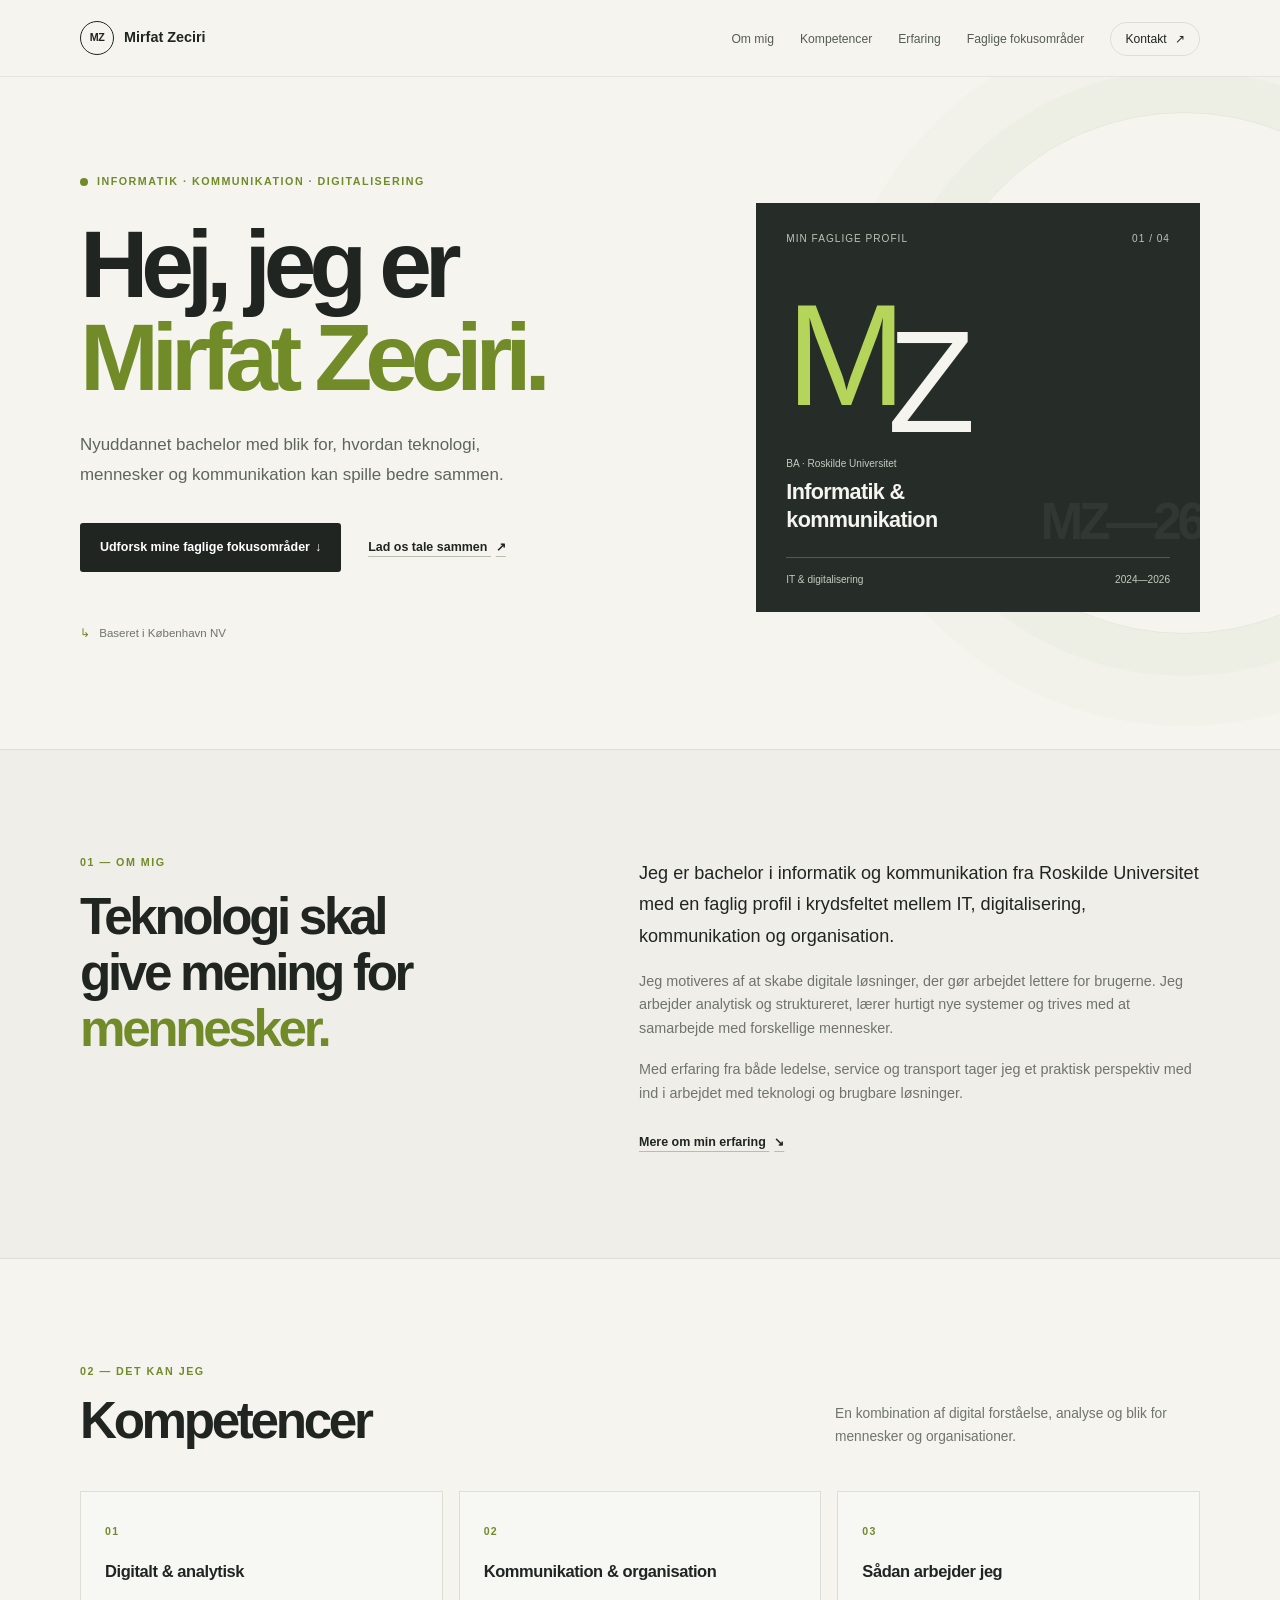
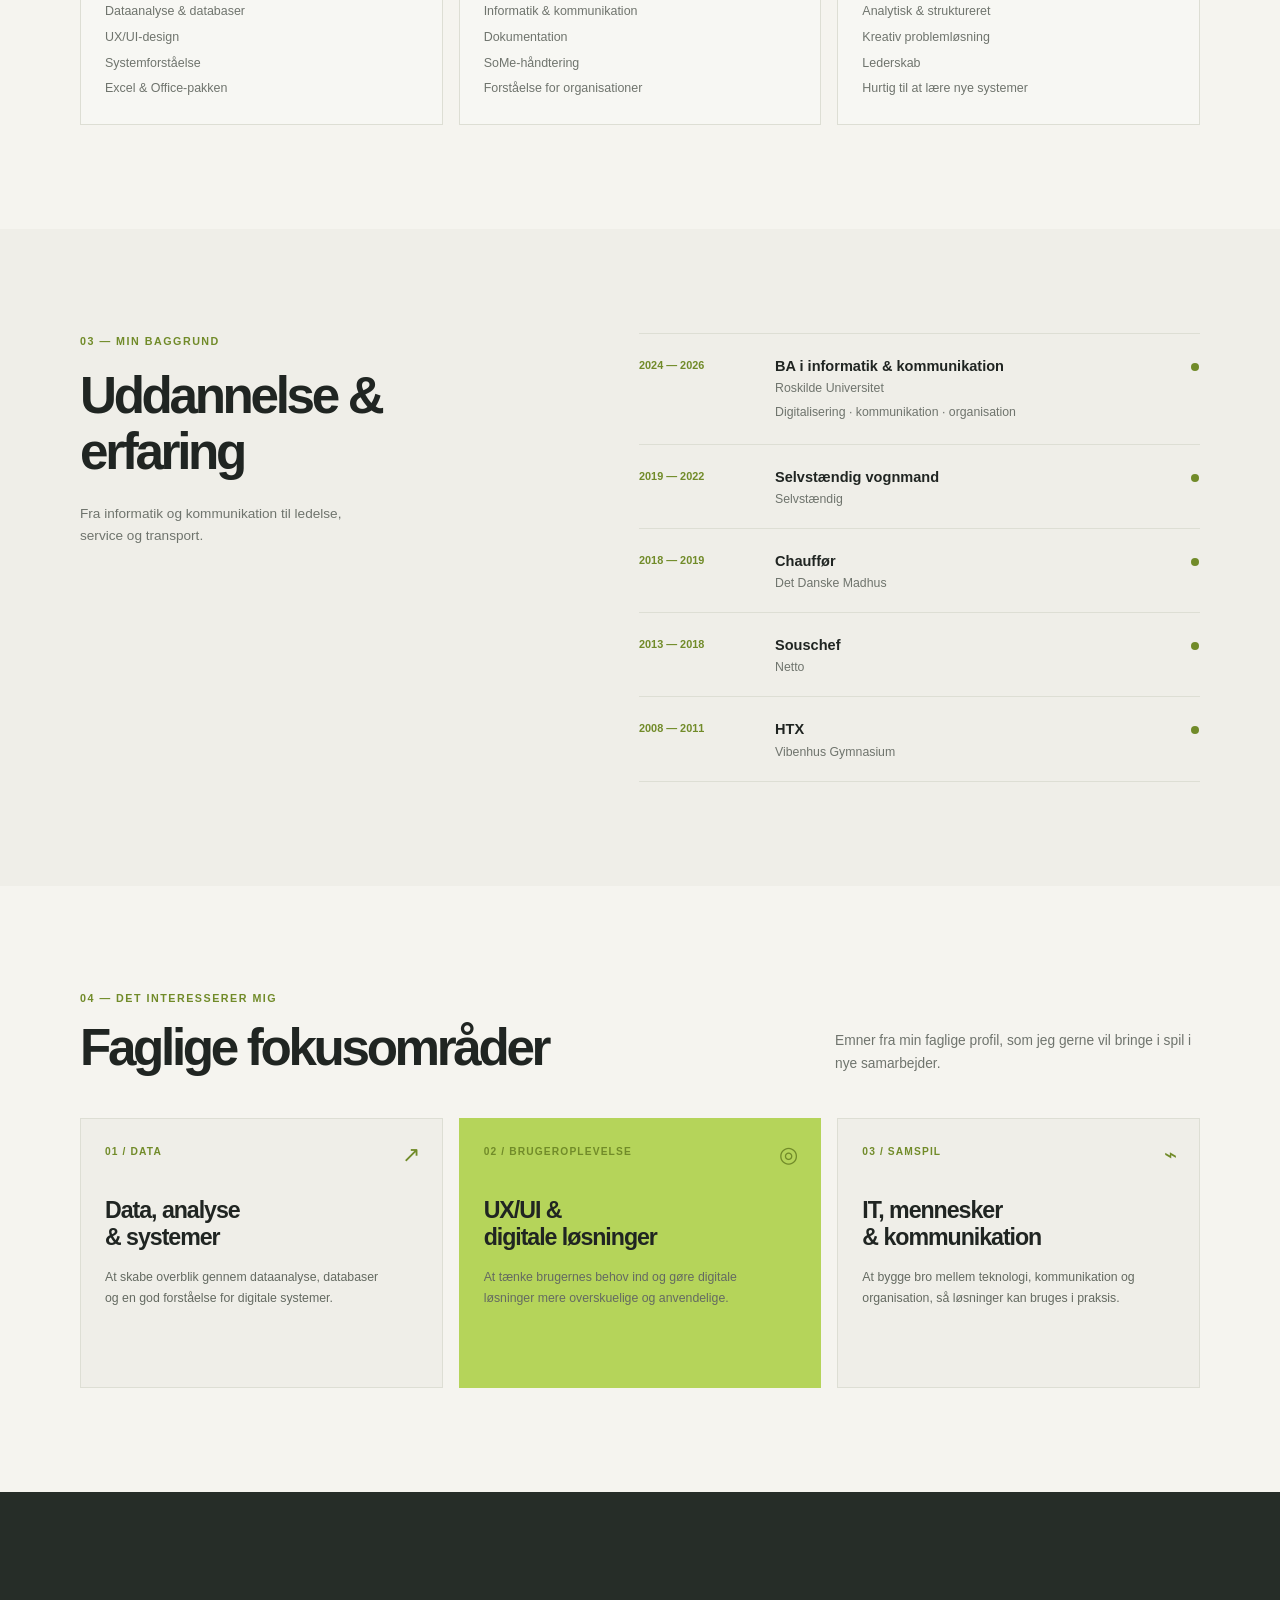
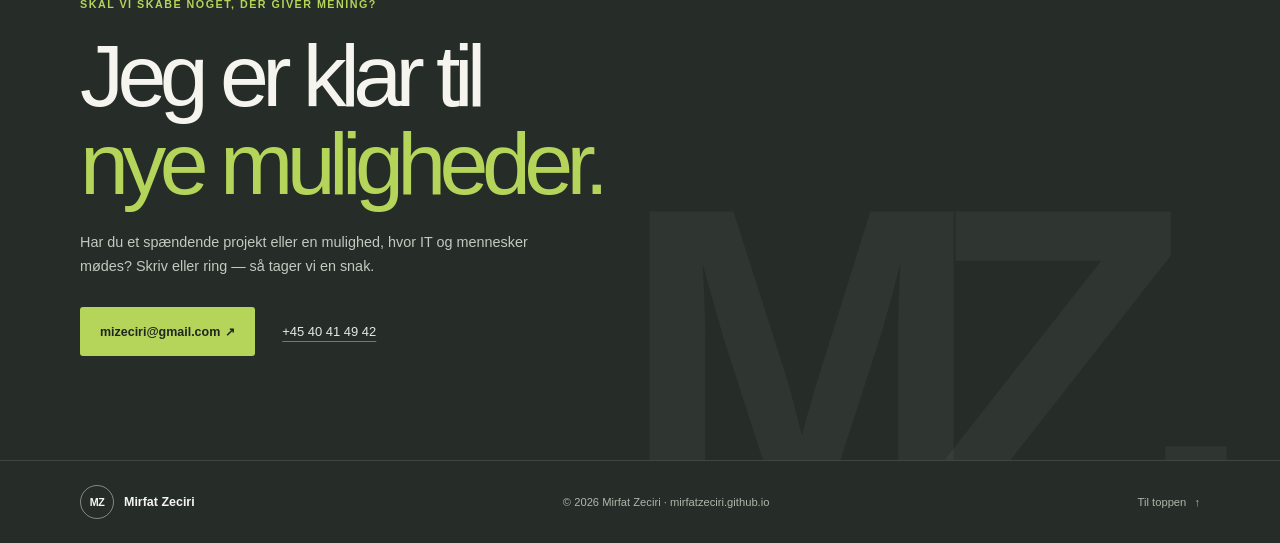
<file: index.html>
<!DOCTYPE html>
<html lang="da">
<head>
    <meta charset="UTF-8">
    <meta name="viewport" content="width=device-width, initial-scale=1">
    <meta name="theme-color" content="#f5f4ef">
    <meta name="description" content="Mirfat Zeciri — bachelor i informatik og kommunikation med interesse for IT, digitalisering og brugervenlige løsninger.">
    <link rel="canonical" href="https://mirfatzeciri.github.io/">
    <meta property="og:type" content="website">
    <meta property="og:url" content="https://mirfatzeciri.github.io/">
    <meta property="og:title" content="Mirfat Zeciri — Informatik, kommunikation & digitalisering">
    <meta property="og:description" content="Bachelor i informatik og kommunikation med interesse for IT, digitalisering og brugervenlige løsninger.">
    <title>Mirfat Zeciri — Informatik, kommunikation & digitalisering</title>
    <link rel="stylesheet" href="style.css">
</head>
<body>
    <nav class="site-nav" aria-label="Primær navigation">
        <div class="container nav-inner">
            <a class="brand" href="#hjem" aria-label="Mirfat Zeciri — til toppen">
                <span class="brand-mark" aria-hidden="true">MZ</span>
                <span>Mirfat Zeciri</span>
            </a>
            <ul class="nav-links">
                <li><a href="#om">Om mig</a></li>
                <li><a href="#kompetencer">Kompetencer</a></li>
                <li><a href="#erfaring">Erfaring</a></li>
                <li><a href="#fokus">Faglige fokusområder</a></li>

                <li><a class="nav-contact" href="#kontakt">Kontakt <span aria-hidden="true">↗</span></a></li>
            </ul>
        </div>
    </nav>

    <main>
        <header class="hero" id="hjem">
            <div class="container hero-grid">
                <div class="hero-copy">
                    <p class="eyebrow"><span class="eyebrow-dot" aria-hidden="true"></span> Informatik · kommunikation · digitalisering</p>
                    <h1>Hej, jeg er<br><span>Mirfat Zeciri.</span></h1>
                    <p class="hero-intro">Nyuddannet bachelor med blik for, hvordan teknologi, mennesker og kommunikation kan spille bedre sammen.</p>
                    <div class="hero-actions">
                        <a class="button button-primary" href="#fokus">Udforsk mine faglige fokusområder <span aria-hidden="true">↓</span></a>
                        <a class="text-link" href="#kontakt">Lad os tale sammen <span aria-hidden="true">↗</span></a>
                    </div>
                    <p class="hero-location"><span aria-hidden="true">↳</span> Baseret i København NV</p>
                </div>

                <aside class="profile-card" aria-label="Kort profil">
                    <div class="profile-card-top">
                        <span class="profile-label">MIN FAGLIGE PROFIL</span>
                        <span class="profile-index">01 / 04</span>
                    </div>
                    <div class="profile-monogram" aria-hidden="true">M<span>Z</span></div>
                    <p class="profile-degree">BA · Roskilde Universitet</p>
                    <h2>Informatik &amp;<br>kommunikation</h2>
                    <div class="profile-divider"></div>
                    <div class="profile-bottom">
                        <span>IT &amp; digitalisering</span>
                        <span>2024—2026</span>
                    </div>
                    <span class="profile-decoration" aria-hidden="true">MZ—26</span>
                </aside>
            </div>
        </header>

        <section class="about-section section" id="om">
            <div class="container about-grid">
                <div class="section-heading">
                    <p class="eyebrow">01 — Om mig</p>
                    <h2>Teknologi skal<br>give mening for<br><span>mennesker.</span></h2>
                </div>
                <div class="about-copy">
                    <p class="about-lead">Jeg er bachelor i informatik og kommunikation fra Roskilde Universitet med en faglig profil i krydsfeltet mellem IT, digitalisering, kommunikation og organisation.</p>
                    <p>Jeg motiveres af at skabe digitale løsninger, der gør arbejdet lettere for brugerne. Jeg arbejder analytisk og struktureret, lærer hurtigt nye systemer og trives med at samarbejde med forskellige mennesker.</p>
                    <p>Med erfaring fra både ledelse, service og transport tager jeg et praktisk perspektiv med ind i arbejdet med teknologi og brugbare løsninger.</p>
                    <a class="text-link about-link" href="#erfaring">Mere om min erfaring <span aria-hidden="true">↘</span></a>
                </div>
            </div>
        </section>

        <section class="skills-section section" id="kompetencer">
            <div class="container">
                <div class="section-intro">
                    <div>
                        <p class="eyebrow">02 — Det kan jeg</p>
                        <h2>Kompetencer</h2>
                    </div>
                    <p>En kombination af digital forståelse, analyse og blik for mennesker og organisationer.</p>
                </div>
                <div class="skills-grid">
                    <article class="skill-card">
                        <span class="card-number">01</span>
                        <h3>Digitalt &amp; analytisk</h3>
                        <ul>
                            <li>Dataanalyse &amp; databaser</li>
                            <li>UX/UI-design</li>
                            <li>Systemforståelse</li>
                            <li>Excel &amp; Office-pakken</li>
                        </ul>
                    </article>
                    <article class="skill-card">
                        <span class="card-number">02</span>
                        <h3>Kommunikation &amp; organisation</h3>
                        <ul>
                            <li>Informatik &amp; kommunikation</li>
                            <li>Dokumentation</li>
                            <li>SoMe-håndtering</li>
                            <li>Forståelse for organisationer</li>
                        </ul>
                    </article>
                    <article class="skill-card">
                        <span class="card-number">03</span>
                        <h3>Sådan arbejder jeg</h3>
                        <ul>
                            <li>Analytisk &amp; struktureret</li>
                            <li>Kreativ problemløsning</li>
                            <li>Lederskab</li>
                            <li>Hurtig til at lære nye systemer</li>
                        </ul>
                    </article>
                </div>
            </div>
        </section>

        <section class="experience-section section" id="erfaring">
            <div class="container experience-grid">
                <div class="section-heading">
                    <p class="eyebrow">03 — Min baggrund</p>
                    <h2>Uddannelse &amp;<br>erfaring</h2>
                    <p class="section-note">Fra informatik og kommunikation til ledelse, service og transport.</p>
                </div>
                <div class="timeline">
                    <article class="timeline-item">
                        <span class="timeline-date">2024 — 2026</span>
                        <div>
                            <h3>BA i informatik &amp; kommunikation</h3>
                            <p>Roskilde Universitet</p>
                            <span class="timeline-detail">Digitalisering · kommunikation · organisation</span>
                        </div>
                        <span class="timeline-dot" aria-hidden="true"></span>
                    </article>
                    <article class="timeline-item">
                        <span class="timeline-date">2019 — 2022</span>
                        <div>
                            <h3>Selvstændig vognmand</h3>
                            <p>Selvstændig</p>
                        </div>
                        <span class="timeline-dot" aria-hidden="true"></span>
                    </article>
                    <article class="timeline-item">
                        <span class="timeline-date">2018 — 2019</span>
                        <div>
                            <h3>Chauffør</h3>
                            <p>Det Danske Madhus</p>
                        </div>
                        <span class="timeline-dot" aria-hidden="true"></span>
                    </article>
                    <article class="timeline-item">
                        <span class="timeline-date">2013 — 2018</span>
                        <div>
                            <h3>Souschef</h3>
                            <p>Netto</p>
                        </div>
                        <span class="timeline-dot" aria-hidden="true"></span>
                    </article>
                    <article class="timeline-item">
                        <span class="timeline-date">2008 — 2011</span>
                        <div>
                            <h3>HTX</h3>
                            <p>Vibenhus Gymnasium</p>
                        </div>
                        <span class="timeline-dot" aria-hidden="true"></span>
                    </article>
                </div>
            </div>
        </section>

        <section class="focus-section section" id="fokus">
            <div class="container">
                <div class="section-intro">
                    <div>
                        <p class="eyebrow">04 — Det interesserer mig</p>
                        <h2>Faglige fokusområder</h2>
                    </div>
                    <p>Emner fra min faglige profil, som jeg gerne vil bringe i spil i nye samarbejder.</p>
                </div>
                <div class="focus-grid">
                    <article class="focus-card">
                        <span class="focus-icon" aria-hidden="true">↗</span>
                        <p class="focus-tag">01 / Data</p>
                        <h3>Data, analyse<br>&amp; systemer</h3>
                        <p>At skabe overblik gennem dataanalyse, databaser og en god forståelse for digitale systemer.</p>
                    </article>
                    <article class="focus-card focus-card-accent">
                        <span class="focus-icon" aria-hidden="true">◎</span>
                        <p class="focus-tag">02 / Brugeroplevelse</p>
                        <h3>UX/UI &amp;<br>digitale løsninger</h3>
                        <p>At tænke brugernes behov ind og gøre digitale løsninger mere overskuelige og anvendelige.</p>
                    </article>
                    <article class="focus-card">
                        <span class="focus-icon" aria-hidden="true">⌁</span>
                        <p class="focus-tag">03 / Samspil</p>
                        <h3>IT, mennesker<br>&amp; kommunikation</h3>
                        <p>At bygge bro mellem teknologi, kommunikation og organisation, så løsninger kan bruges i praksis.</p>
                    </article>
                </div>
            </div>
        </section>

        <section class="contact-section section" id="kontakt">
            <div class="container contact-inner">
                <p class="eyebrow">Skal vi skabe noget, der giver mening?</p>
                <h2>Jeg er klar til<br><span>nye muligheder.</span></h2>
                <p class="contact-copy">Har du et spændende projekt eller en mulighed, hvor IT og mennesker mødes? Skriv eller ring — så tager vi en snak.</p>
                <div class="contact-actions">
                    <a class="button button-light" href="mailto:mizeciri@gmail.com">mizeciri@gmail.com <span aria-hidden="true">↗</span></a>
                    <a class="contact-phone" href="tel:+4540414942">+45 40 41 49 42</a>
                </div>
            </div>
            <span class="contact-decoration" aria-hidden="true">MZ.</span>
        </section>
    </main>

    <footer class="site-footer">
        <div class="container footer-inner">
            <a class="brand footer-brand" href="#hjem">
                <span class="brand-mark" aria-hidden="true">MZ</span>
                <span>Mirfat Zeciri</span>
            </a>
            <p>© 2026 Mirfat Zeciri · mirfatzeciri.github.io</p>
            <a class="footer-top" href="#hjem">Til toppen <span aria-hidden="true">↑</span></a>
        </div>
    </footer>
</body>
</html>
</file>
<file: style.css>
:root {
    color-scheme: light;
    --paper: #f5f4ef;
    --paper-deep: #ebe9e0;
    --ink: #202522;
    --muted: #6f746d;
    --green: #b5d45a;
    --green-dark: #718b29;
    --line: #ddded4;
    --container: 1120px;
}

* {
    box-sizing: border-box;
    margin: 0;
    padding: 0;
}

html {
    scroll-behavior: smooth;
    scroll-padding-top: 90px;
}

body {
    min-width: 320px;
    background: var(--paper);
    color: var(--ink);
    font-family: Inter, Aptos, "Segoe UI", sans-serif;
    font-size: 16px;
    line-height: 1.65;
    -webkit-font-smoothing: antialiased;
}

a {
    color: inherit;
}

a:focus-visible {
    outline: 3px solid var(--green-dark);
    outline-offset: 4px;
}

.container {
    width: min(var(--container), calc(100% - 64px));
    margin-inline: auto;
}

.site-nav {
    position: sticky;
    z-index: 10;
    top: 0;
    border-bottom: 1px solid rgb(32 37 34 / 8%);
    background: rgb(245 244 239 / 94%);
    backdrop-filter: blur(14px);
}

.nav-inner,
.brand,
.nav-links,
.hero-actions,
.contact-actions,
.footer-inner,
.profile-card-top,
.profile-bottom {
    display: flex;
    align-items: center;
}

.nav-inner {
    min-height: 76px;
    justify-content: space-between;
    gap: 24px;
}

.brand {
    gap: 10px;
    color: var(--ink);
    font-size: 0.9rem;
    font-weight: 650;
    text-decoration: none;
    white-space: nowrap;
}

.brand-mark {
    display: grid;
    width: 34px;
    height: 34px;
    place-items: center;
    border: 1px solid var(--ink);
    border-radius: 50%;
    font-size: 0.67rem;
    letter-spacing: -0.05em;
}

.nav-links {
    flex-wrap: wrap;
    justify-content: flex-end;
    gap: 8px 26px;
    list-style: none;
}

.nav-links a {
    color: #555c55;
    font-size: 0.76rem;
    text-decoration: none;
    transition: color 160ms ease;
}

.nav-links a:hover,
.footer-top:hover {
    color: var(--green-dark);
}

.nav-links .nav-contact {
    padding: 9px 14px;
    border: 1px solid var(--line);
    border-radius: 999px;
    color: var(--ink);
}

.nav-contact span,
.button span,
.text-link span,
.footer-top span {
    margin-left: 5px;
}

.hero {
    position: relative;
    overflow: hidden;
    padding: 96px 0 106px;
}

.hero::before {
    position: absolute;
    z-index: -1;
    top: 35px;
    right: -165px;
    width: 520px;
    height: 520px;
    border: 1px solid rgb(113 139 41 / 12%);
    border-radius: 50%;
    box-shadow: 0 0 0 42px rgb(113 139 41 / 3%), 0 0 0 92px rgb(113 139 41 / 2%);
    content: "";
}

.hero-grid {
    display: grid;
    grid-template-columns: 1.15fr 0.85fr;
    align-items: center;
    gap: 76px;
}

.eyebrow {
    color: var(--green-dark);
    font-size: 0.67rem;
    font-weight: 750;
    letter-spacing: 0.14em;
    line-height: 1.6;
    text-transform: uppercase;
}

.hero .eyebrow {
    display: flex;
    align-items: center;
    gap: 9px;
}

.eyebrow-dot {
    width: 8px;
    height: 8px;
    border-radius: 50%;
    background: var(--green-dark);
}

.hero h1 {
    margin-top: 28px;
    font-size: clamp(3.6rem, 7.4vw, 6.2rem);
    font-weight: 550;
    letter-spacing: -0.075em;
    line-height: 0.98;
}

.hero h1 span,
.section-heading h2 span,
.contact-inner h2 span {
    color: var(--green-dark);
}

.hero-intro {
    max-width: 465px;
    margin-top: 26px;
    color: #5e645e;
    font-size: 1.06rem;
    line-height: 1.8;
}

.hero-actions {
    flex-wrap: wrap;
    gap: 20px 27px;
    margin-top: 32px;
}

.button {
    display: inline-flex;
    align-items: center;
    justify-content: center;
    min-height: 49px;
    padding: 0 20px;
    border-radius: 3px;
    font-size: 0.78rem;
    font-weight: 650;
    text-decoration: none;
    transition: transform 160ms ease, background 160ms ease;
}

.button:hover {
    transform: translateY(-2px);
}

.button-primary {
    background: var(--ink);
    color: white;
}

.button-primary:hover {
    background: #374239;
}

.text-link {
    color: var(--ink);
    font-size: 0.78rem;
    font-weight: 650;
    text-decoration-color: #b8bcb1;
    text-underline-offset: 5px;
}

.hero-location {
    margin-top: 52px;
    color: var(--muted);
    font-size: 0.72rem;
}

.hero-location span {
    margin-right: 6px;
    color: var(--green-dark);
}

.profile-card {
    position: relative;
    overflow: hidden;
    min-height: 378px;
    padding: 28px 30px 24px;
    background: #262d28;
    color: var(--paper);
}

.profile-card-top,
.profile-bottom {
    justify-content: space-between;
    gap: 12px;
}

.profile-label,
.profile-index,
.profile-degree,
.profile-bottom {
    font-size: 0.63rem;
}

.profile-label,
.profile-index {
    color: #bdc4b7;
    letter-spacing: 0.1em;
}

.profile-monogram {
    position: relative;
    margin-top: 36px;
    color: var(--green);
    font-size: clamp(6rem, 12vw, 9rem);
    font-weight: 450;
    letter-spacing: -0.13em;
    line-height: 1;
}

.profile-monogram span {
    position: relative;
    top: 27px;
    color: var(--paper);
}

.profile-degree {
    margin-top: 28px;
    color: #c5cbbf;
}

.profile-card h2 {
    margin-top: 5px;
    font-size: 1.35rem;
    font-weight: 550;
    letter-spacing: -0.03em;
    line-height: 1.3;
}

.profile-divider {
    height: 1px;
    margin: 23px 0 14px;
    background: rgb(245 244 239 / 22%);
}

.profile-bottom {
    color: #c5cbbf;
}

.profile-decoration {
    position: absolute;
    right: -2px;
    bottom: 48px;
    color: rgb(245 244 239 / 6%);
    font-size: 3.2rem;
    font-weight: 750;
    letter-spacing: -0.08em;
}

.section {
    padding-block: 104px;
}

.about-section {
    border-block: 1px solid var(--line);
    background: #efeee8;
}

.about-grid,
.experience-grid {
    display: grid;
    grid-template-columns: 0.9fr 1.1fr;
    gap: 100px;
}

.section-heading h2,
.section-intro h2 {
    margin-top: 18px;
    font-size: clamp(2.2rem, 4vw, 3.25rem);
    font-weight: 550;
    letter-spacing: -0.065em;
    line-height: 1.09;
}

.about-copy {
    max-width: 575px;
    padding-top: 4px;
}

.about-copy p {
    margin-bottom: 17px;
    color: var(--muted);
    font-size: 0.9rem;
}

.about-copy .about-lead {
    color: var(--ink);
    font-size: 1.13rem;
    line-height: 1.75;
}

.about-link {
    display: inline-block;
    margin-top: 9px;
}

.section-intro {
    display: flex;
    align-items: flex-end;
    justify-content: space-between;
    gap: 30px;
    margin-bottom: 42px;
}

.section-intro > p {
    max-width: 365px;
    color: var(--muted);
    font-size: 0.86rem;
}

.section-intro h2 {
    margin-top: 13px;
}

.skills-section {
    background: var(--paper);
}

.skills-grid,
.focus-grid {
    display: grid;
    grid-template-columns: repeat(3, minmax(0, 1fr));
    gap: 16px;
}

.skill-card {
    min-height: 232px;
    padding: 25px 24px;
    border: 1px solid var(--line);
    background: rgb(255 255 255 / 22%);
}

.card-number {
    color: var(--green-dark);
    font-size: 0.66rem;
    font-weight: 700;
    letter-spacing: 0.12em;
}

.skill-card h3 {
    margin-top: 15px;
    font-size: 1.03rem;
    font-weight: 650;
    letter-spacing: -0.025em;
}

.skill-card ul {
    display: grid;
    gap: 5px;
    margin-top: 16px;
    color: var(--muted);
    font-size: 0.78rem;
    list-style: none;
}

.experience-section {
    background: #efeee8;
}

.section-note {
    max-width: 270px;
    margin-top: 23px;
    color: var(--muted);
    font-size: 0.85rem;
}

.timeline {
    border-top: 1px solid var(--line);
}

.timeline-item {
    position: relative;
    display: grid;
    grid-template-columns: 116px 1fr 9px;
    align-items: start;
    gap: 20px;
    padding: 20px 0 19px;
    border-bottom: 1px solid var(--line);
}

.timeline-date {
    padding-top: 3px;
    color: var(--green-dark);
    font-size: 0.68rem;
    font-weight: 700;
    white-space: nowrap;
}

.timeline-item h3 {
    font-size: 0.91rem;
    font-weight: 650;
}

.timeline-item p,
.timeline-detail {
    color: var(--muted);
    font-size: 0.77rem;
}

.timeline-detail {
    display: inline-block;
    margin-top: 4px;
}

.timeline-dot {
    width: 8px;
    height: 8px;
    margin-top: 9px;
    border-radius: 50%;
    background: var(--green-dark);
}

.focus-section {
    background: var(--paper);
}

.focus-card {
    position: relative;
    min-height: 270px;
    padding: 25px 24px;
    border: 1px solid var(--line);
    background: #efeee8;
}

.focus-card-accent {
    background: var(--green);
    border-color: var(--green);
}

.focus-icon {
    position: absolute;
    top: 18px;
    right: 22px;
    color: var(--green-dark);
    font-size: 1.35rem;
}

.focus-tag {
    color: var(--green-dark);
    font-size: 0.64rem;
    font-weight: 700;
    letter-spacing: 0.11em;
    text-transform: uppercase;
}

.focus-card h3 {
    margin-top: 36px;
    font-size: 1.45rem;
    font-weight: 600;
    letter-spacing: -0.045em;
    line-height: 1.2;
}

.focus-card > p:last-child {
    max-width: 290px;
    margin-top: 15px;
    color: #646a61;
    font-size: 0.77rem;
    line-height: 1.7;
}

.contact-section {
    position: relative;
    overflow: hidden;
    background: #262d28;
    color: var(--paper);
}

.contact-inner {
    position: relative;
    z-index: 1;
}

.contact-inner .eyebrow {
    color: var(--green);
}

.contact-inner h2 {
    margin-top: 19px;
    font-size: clamp(3.1rem, 7vw, 5.5rem);
    font-weight: 500;
    letter-spacing: -0.075em;
    line-height: 1;
}

.contact-inner h2 span {
    color: var(--green);
}

.contact-copy {
    max-width: 455px;
    margin-top: 23px;
    color: #c3c9c0;
    font-size: 0.9rem;
}

.contact-actions {
    flex-wrap: wrap;
    gap: 20px 27px;
    margin-top: 29px;
}

.button-light {
    background: var(--green);
    color: var(--ink);
}

.button-light:hover {
    background: #c4df73;
}

.contact-phone {
    color: #e6e9e2;
    font-size: 0.81rem;
    text-decoration-color: rgb(230 233 226 / 40%);
    text-underline-offset: 5px;
}

.contact-decoration {
    position: absolute;
    right: max(20px, calc((100vw - var(--container)) / 2));
    bottom: -118px;
    color: rgb(245 244 239 / 4%);
    font-size: clamp(14rem, 34vw, 31rem);
    font-weight: 750;
    letter-spacing: -0.13em;
    line-height: 1;
    pointer-events: none;
}

.site-footer {
    border-top: 1px solid rgb(245 244 239 / 12%);
    background: #262d28;
    color: var(--paper);
}

.footer-inner {
    min-height: 82px;
    justify-content: space-between;
    gap: 20px;
}

.footer-brand {
    color: var(--paper);
    font-size: 0.78rem;
}

.footer-brand .brand-mark {
    border-color: rgb(245 244 239 / 45%);
}

.footer-inner p,
.footer-top {
    color: #aeb6aa;
    font-size: 0.7rem;
}

.footer-top {
    text-decoration: none;
}

@media (prefers-reduced-motion: reduce) {
    *,
    *::before,
    *::after {
        scroll-behavior: auto !important;
        transition-duration: 0.01ms !important;
    }
}

@media (max-width: 800px) {
    .container {
        width: min(var(--container), calc(100% - 44px));
    }

    .nav-inner {
        align-items: flex-start;
        flex-direction: column;
        gap: 8px;
        padding-block: 12px;
    }

    .nav-links {
        justify-content: flex-start;
        gap: 8px 18px;
    }

    .nav-links a {
        font-size: 0.71rem;
    }

    .hero {
        padding-block: 70px 78px;
    }

    .hero-grid {
        grid-template-columns: 1fr 0.82fr;
        gap: 34px;
    }

    .hero h1 {
        font-size: clamp(3.4rem, 9vw, 5.2rem);
    }

    .profile-card {
        min-height: 345px;
        padding: 22px;
    }

    .profile-monogram {
        margin-top: 46px;
    }

    .about-grid,
    .experience-grid {
        grid-template-columns: 0.8fr 1.2fr;
        gap: 44px;
    }

    .section {
        padding-block: 78px;
    }

    .skills-grid,
    .focus-grid {
        gap: 11px;
    }

    .skill-card,
    .focus-card {
        padding-inline: 18px;
    }
}

@media (max-width: 600px) {
    .container {
        width: calc(100% - 40px);
    }

    .hero {
        padding-block: 57px 64px;
    }

    .hero-grid {
        grid-template-columns: 1fr;
        gap: 43px;
    }

    .hero h1 {
        font-size: clamp(3.55rem, 15vw, 5.2rem);
    }

    .hero-intro {
        font-size: 0.96rem;
    }

    .hero-location {
        margin-top: 28px;
    }

    .profile-card {
        min-height: 332px;
    }

    .profile-monogram {
        margin-top: 26px;
        font-size: 7rem;
    }

    .section {
        padding-block: 66px;
    }

    .about-grid,
    .experience-grid {
        grid-template-columns: 1fr;
        gap: 27px;
    }

    .section-heading h2,
    .section-intro h2 {
        font-size: 2.55rem;
    }

    .about-copy .about-lead {
        font-size: 1.03rem;
    }

    .section-intro {
        align-items: flex-start;
        flex-direction: column;
        gap: 13px;
        margin-bottom: 27px;
    }

    .skills-grid,
    .focus-grid {
        grid-template-columns: 1fr;
    }

    .skill-card {
        min-height: auto;
        padding: 22px;
    }

    .timeline-item {
        grid-template-columns: 91px 1fr 8px;
        gap: 12px;
    }

    .timeline-date {
        font-size: 0.63rem;
    }

    .timeline-item h3 {
        font-size: 0.84rem;
    }

    .focus-card {
        min-height: 240px;
    }

    .contact-inner h2 {
        font-size: clamp(3rem, 13vw, 4.5rem);
    }

    .footer-inner {
        min-height: 90px;
        flex-wrap: wrap;
        justify-content: space-between;
        gap: 12px;
        padding-block: 16px;
    }

    .footer-inner p {
        order: 1;
        width: 100%;
    }
}

@media (max-width: 390px) {
    .nav-links {
        gap: 7px 12px;
    }

    .nav-links a {
        font-size: 0.66rem;
    }

    .hero-actions {
        align-items: flex-start;
        flex-direction: column;
    }
}
</file>
